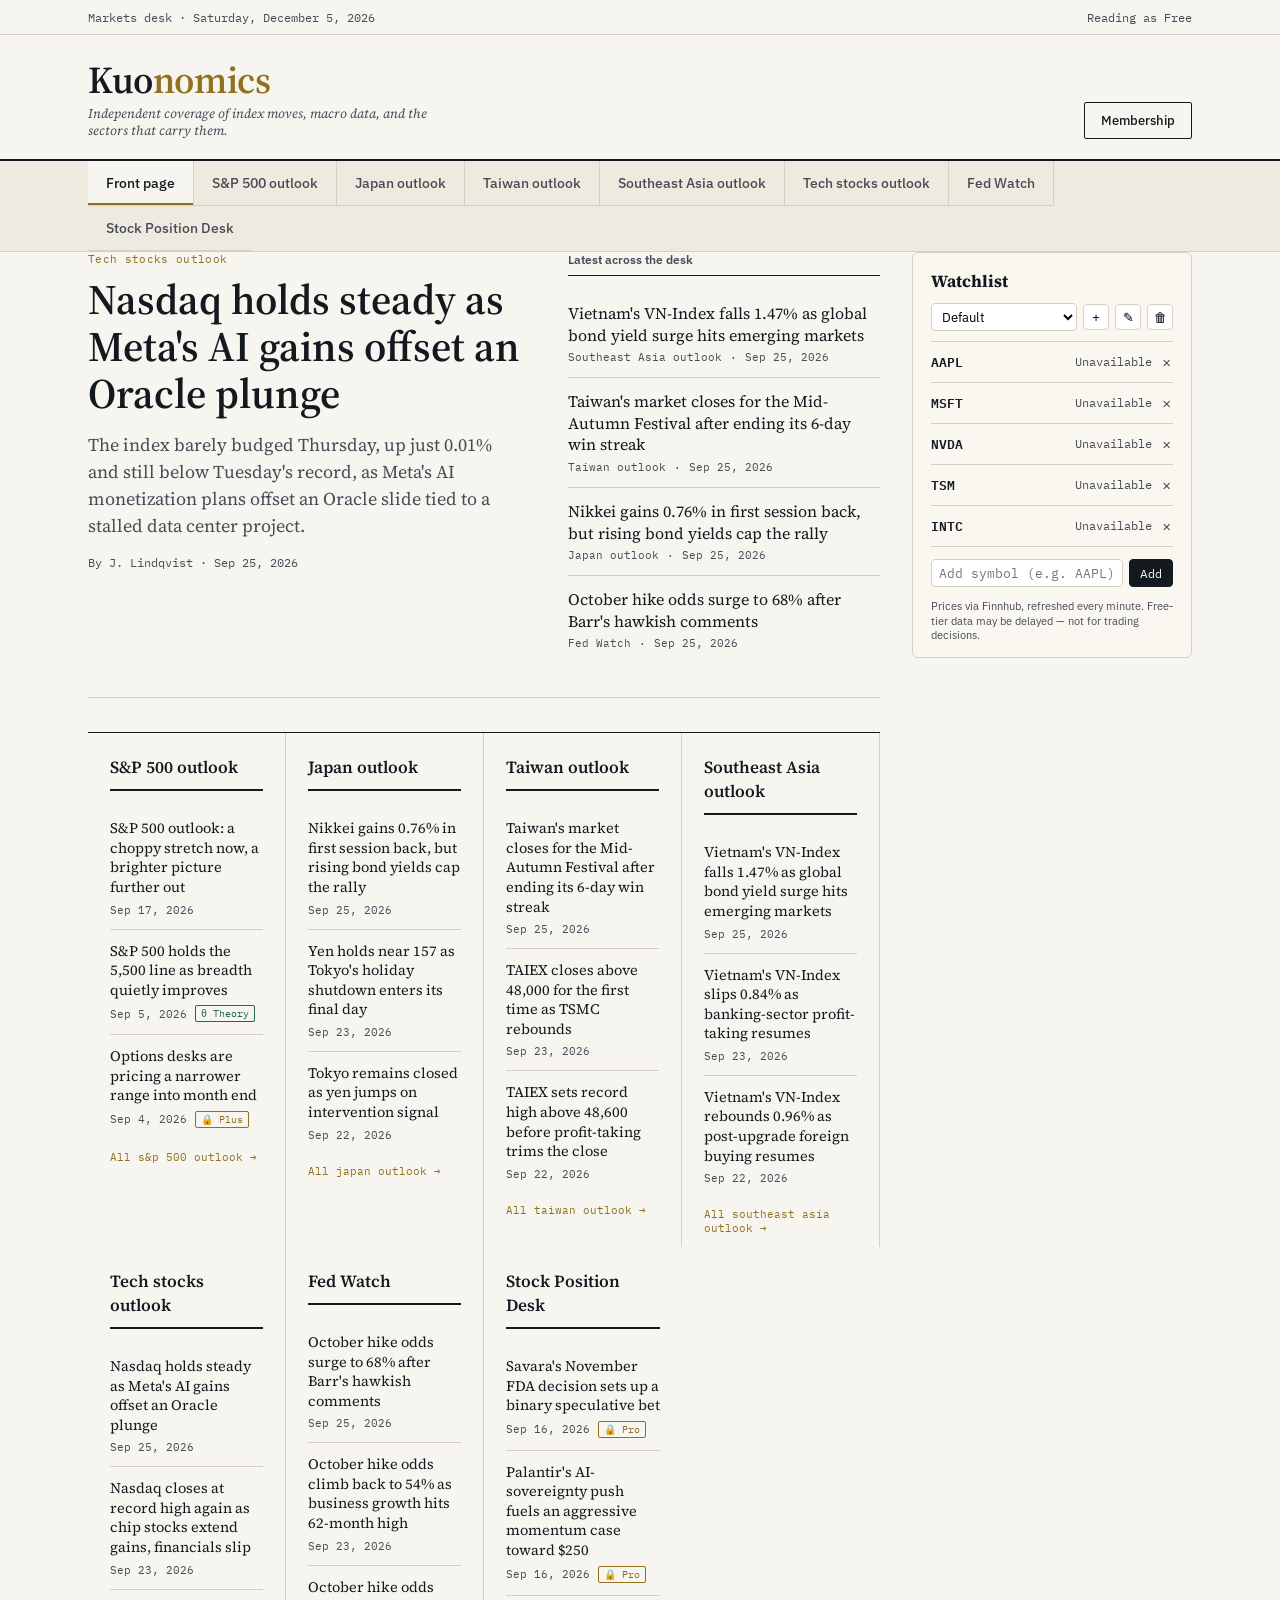
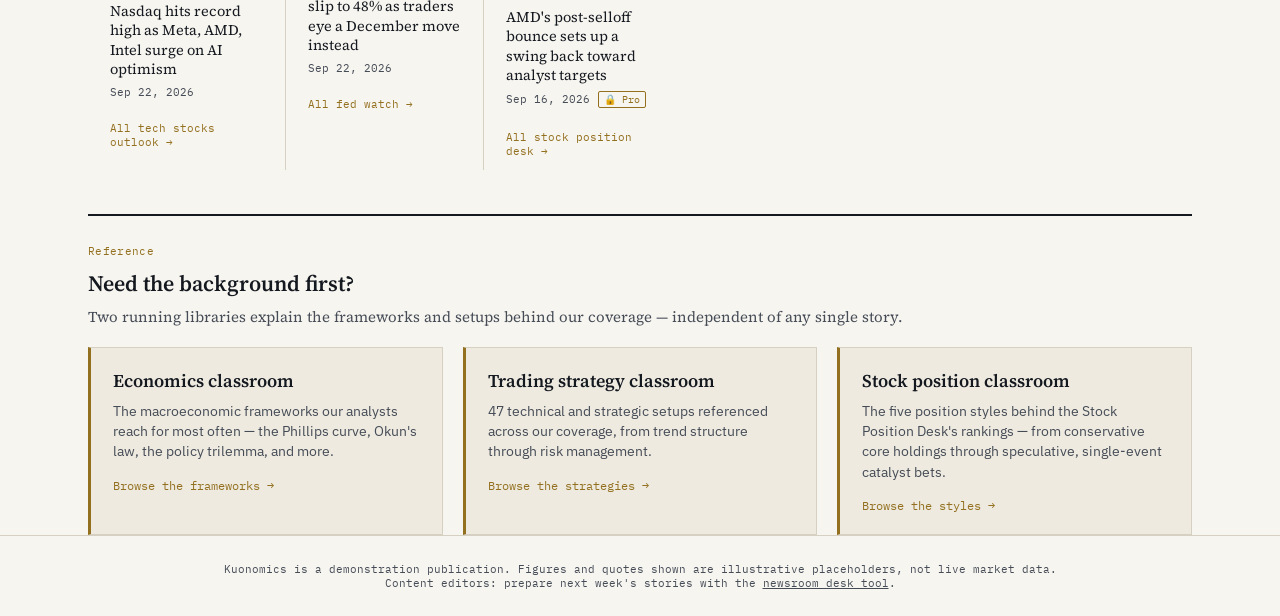
<file: index.html>
<!DOCTYPE html>
<html lang="en">
<head>
<meta charset="UTF-8">
<meta name="viewport" content="width=device-width, initial-scale=1.0">
<title>Kuonomics — Markets &amp; Macro</title>
<link rel="preconnect" href="https://fonts.googleapis.com">
<link href="https://fonts.googleapis.com/css2?family=Source+Serif+4:ital,opsz,wght@0,8..60,400;0,8..60,500;0,8..60,600;1,8..60,400&family=IBM+Plex+Sans:wght@400;500;600&family=IBM+Plex+Mono:wght@400;500&display=swap" rel="stylesheet">
<link rel="stylesheet" href="assets/css/styles.css">
</head>
<body>
<div class="topline">
  <div class="wrap">
    <span id="clockLine">Markets desk</span>
    <span id="memberLine">Reading as Free</span>
  </div>
</div>
<header class="masthead">
  <div class="wrap">
    <div>
      <div class="wordmark" onclick="goHome()">Kuo<span>nomics</span></div>
      <div class="tagline">Independent coverage of index moves, macro data, and the sectors that carry them.</div>
    </div>
    <div class="mast-actions">
      <button class="btn" onclick="goView('membership')">Membership</button>
    </div>
  </div>
</header>
<nav class="sections">
  <div class="wrap" id="sectionNav"></div>
</nav>
<main class="wrap" id="app"></main>
<footer>
  Kuonomics is a demonstration publication. Figures and quotes shown are illustrative placeholders, not live market data.
  <br>Content editors: prepare next week's stories with the <a href="admin/index.html">newsroom desk tool</a>.
</footer>
<script src="assets/js/config.js"></script>
<script src="assets/js/theories.js"></script>
<script src="assets/js/strategies.js"></script>
<script src="assets/js/position-styles.js"></script>
<script src="assets/js/content.js"></script>
<script src="assets/js/utils.js"></script>
<script src="assets/js/fed-history-data.js"></script>
<script src="assets/js/sp500-history-data.js"></script>
<script src="assets/js/market-history-data.js"></script>
<script src="assets/js/charts.js"></script>
<script src="assets/js/watchlist.js"></script>
<script src="assets/js/render.js"></script>
<script src="assets/js/app.js"></script>
</body>
</html>
</file>
<file: assets/css/styles.css>
:root{
    --ink:#14181F;
    --ink-soft:#454C56;
    --paper:#F7F5F0;
    --paper-dim:#EEEAE0;
    --rule:#D6D0C2;
    --gain:#1E6B45;
    --loss:#A93A2E;
    --gold:#93701F;
    --gold-fill:#F1E4C2;
    --font-serif:'Source Serif 4', Georgia, serif;
    --font-sans:'IBM Plex Sans', -apple-system, sans-serif;
    --font-mono:'IBM Plex Mono', monospace;
  }
  *{box-sizing:border-box;}
  html{scroll-behavior:smooth;}
  body{
    margin:0;
    background:var(--paper);
    color:var(--ink);
    font-family:var(--font-sans);
    -webkit-font-smoothing:antialiased;
  }
  a{color:inherit;}
  ::selection{background:var(--gold-fill); color:var(--ink);}
  @media (prefers-reduced-motion: reduce){
    *{animation-duration:0.001ms !important; transition-duration:0.001ms !important;}
  }

  .wrap{max-width:1160px; margin:0 auto; padding:0 28px;}

  /* ---- masthead ---- */
  .topline{
    border-bottom:1px solid var(--rule);
    font-family:var(--font-mono);
    font-size:12px;
    color:var(--ink-soft);
  }
  .topline .wrap{display:flex; justify-content:space-between; align-items:center; height:34px;}
  .masthead{
    border-bottom:2px solid var(--ink);
    padding:26px 0 20px;
  }
  .masthead .wrap{display:flex; justify-content:space-between; align-items:flex-end; gap:24px; flex-wrap:wrap;}
  .wordmark{
    font-family:var(--font-serif);
    font-weight:600;
    font-size:38px;
    letter-spacing:-0.01em;
    line-height:1;
    cursor:pointer;
  }
  .wordmark span{color:var(--gold);}
  .tagline{
    font-size:13px;
    color:var(--ink-soft);
    margin-top:6px;
    max-width:360px;
    font-style:italic;
    font-family:var(--font-serif);
  }
  .mast-actions{display:flex; gap:10px; align-items:center;}
  .btn{
    font-family:var(--font-sans);
    font-size:13px;
    font-weight:500;
    padding:9px 16px;
    border:1px solid var(--ink);
    background:transparent;
    color:var(--ink);
    cursor:pointer;
    border-radius:2px;
  }
  .btn:hover{background:var(--ink); color:var(--paper);}
  .btn.solid{background:var(--ink); color:var(--paper);}
  .btn.solid:hover{background:var(--ink-soft);}
  .btn.gold{border-color:var(--gold); color:var(--gold);}
  .btn.gold:hover{background:var(--gold); color:var(--paper);}
  .btn:focus-visible, a:focus-visible, select:focus-visible, input:focus-visible, textarea:focus-visible{
    outline:2px solid var(--gold); outline-offset:2px;
  }

  /* ---- nav ---- */
  nav.sections{
    border-bottom:1px solid var(--rule);
    background:var(--paper-dim);
  }
  nav.sections .wrap{display:flex; gap:0; flex-wrap:wrap;}
  nav.sections button{
    font-family:var(--font-sans);
    font-size:13.5px;
    font-weight:500;
    color:var(--ink-soft);
    background:none;
    border:none;
    border-right:1px solid var(--rule);
    border-bottom:1px solid var(--rule);
    padding:13px 18px;
    cursor:pointer;
    white-space:nowrap;
  }
  nav.sections button:last-child{border-right:none;}
  nav.sections button:hover{color:var(--ink); background:var(--paper);}
  nav.sections button.active{color:var(--ink); background:var(--paper); box-shadow:inset 0 -2px 0 var(--gold);}

  main{padding:36px 0 80px;}

  /* ---- hero ---- */
  .hero{
    display:grid;
    grid-template-columns:1.4fr 1fr;
    gap:44px;
    padding-bottom:34px;
    border-bottom:1px solid var(--rule);
    margin-bottom:34px;
  }
  .kicker{
    font-family:var(--font-mono);
    font-size:11px;
    letter-spacing:0.03em;
    color:var(--gold);
    margin-bottom:10px;
  }
  .hero h1{
    font-family:var(--font-serif);
    font-size:42px;
    line-height:1.12;
    font-weight:600;
    margin:0 0 14px;
    cursor:pointer;
  }
  .hero h1:hover{text-decoration:underline; text-decoration-color:var(--rule);}
  .dek{
    font-family:var(--font-serif);
    font-size:18px;
    line-height:1.5;
    color:var(--ink-soft);
    margin:0 0 16px;
    max-width:62ch;
  }
  .byline{
    font-family:var(--font-mono);
    font-size:11.5px;
    color:var(--ink-soft);
  }
  .side-list{display:flex; flex-direction:column;}
  .side-list h2{
    font-family:var(--font-sans);
    font-size:12px;
    font-weight:600;
    color:var(--ink-soft);
    margin:0 0 14px;
    padding-bottom:8px;
    border-bottom:1px solid var(--ink);
  }
  .side-item{
    padding:13px 0;
    border-bottom:1px solid var(--rule);
    cursor:pointer;
  }
  .side-item:last-child{border-bottom:none;}
  .side-item .headline{
    font-family:var(--font-serif);
    font-size:16px;
    line-height:1.35;
    margin:0 0 4px;
  }
  .side-item:hover .headline{text-decoration:underline; text-decoration-color:var(--rule);}
  .meta-row{display:flex; align-items:center; gap:8px; font-family:var(--font-mono); font-size:10.5px; color:var(--ink-soft);}

  .lock-tag{
    display:inline-flex; align-items:center; gap:4px;
    font-family:var(--font-mono); font-size:10px;
    color:var(--gold); border:1px solid var(--gold); border-radius:2px;
    padding:1px 5px;
  }

  /* ---- section grid ---- */
  .section-grid{
    display:grid;
    grid-template-columns:repeat(4, 1fr);
    gap:0;
    border-top:1px solid var(--ink);
  }
  .section-col{
    padding:22px 22px 8px;
    border-right:1px solid var(--rule);
  }
  .section-col:last-child{border-right:none;}
  .section-col h3{
    font-family:var(--font-serif);
    font-size:17px;
    font-weight:600;
    margin:0 0 16px;
    padding-bottom:10px;
    border-bottom:2px solid var(--ink);
    cursor:pointer;
  }
  .section-col h3:hover{color:var(--gold);}
  .col-item{padding:12px 0; border-bottom:1px solid var(--rule); cursor:pointer;}
  .col-item:last-of-type{border-bottom:none;}
  .col-item .headline{font-family:var(--font-serif); font-size:14.5px; line-height:1.35; margin:0 0 5px;}
  .col-item:hover .headline{text-decoration:underline; text-decoration-color:var(--rule);}
  .empty-note{font-size:12.5px; color:var(--ink-soft); font-style:italic; padding:6px 0 14px;}
  .see-all{
    font-family:var(--font-mono); font-size:11px; color:var(--gold);
    background:none; border:none; cursor:pointer; padding:10px 0 4px; text-align:left;
  }

  /* ---- article view ---- */
  .article-view{max-width:700px; margin:0 auto;}
  .back-link{
    font-family:var(--font-mono); font-size:12px; color:var(--ink-soft);
    background:none; border:none; cursor:pointer; padding:0 0 22px; display:block;
  }
  .back-link:hover{color:var(--ink);}
  .article-view h1{
    font-family:var(--font-serif); font-size:36px; line-height:1.18; font-weight:600; margin:0 0 14px;
  }
  .article-view .dek{font-size:19px; margin-bottom:18px;}
  .article-view .byline{padding-bottom:20px; border-bottom:1px solid var(--rule); margin-bottom:26px;}
  .article-body{
    font-family:var(--font-serif); font-size:17px; line-height:1.7; color:var(--ink);
  }
  .article-body p{margin:0 0 18px;}
  .paywall{
    margin-top:20px; padding:28px 26px; background:var(--paper-dim);
    border:1px solid var(--rule); border-left:3px solid var(--gold);
  }
  .paywall h4{font-family:var(--font-serif); font-size:19px; margin:0 0 8px;}
  .paywall p{font-size:14px; color:var(--ink-soft); margin:0 0 16px; line-height:1.5;}

  .theory-tag{
    display:inline-flex; align-items:center; gap:4px;
    font-family:var(--font-mono); font-size:10px;
    color:var(--gain); border:1px solid var(--gain); border-radius:2px;
    padding:1px 5px;
  }
  .theory-block{margin-top:28px; padding-top:24px; border-top:1px dashed var(--rule);}
  .theory-toggle{
    display:flex; align-items:center; gap:10px;
    font-family:var(--font-sans); font-size:13.5px; font-weight:500;
    background:var(--paper-dim); border:1px solid var(--ink); color:var(--ink);
    padding:12px 16px; cursor:pointer; width:100%; text-align:left; border-radius:2px;
  }
  .theory-toggle:hover{background:var(--gold-fill);}
  .theory-toggle .caret{margin-left:auto; font-family:var(--font-mono); font-size:12px; color:var(--ink-soft);}
  .theory-toggle .label-name{color:var(--gold); font-family:var(--font-serif); font-style:italic;}
  .theory-panel{
    border:1px solid var(--ink); border-top:none; padding:22px 22px 24px;
    background:var(--paper);
  }
  .theory-panel .eyebrow{font-family:var(--font-mono); font-size:10.5px; color:var(--gold); margin:0 0 6px;}
  .theory-panel h4{font-family:var(--font-serif); font-size:20px; margin:0 0 14px;}
  .theory-panel .theory-body{font-family:var(--font-serif); font-size:15.5px; line-height:1.65; color:var(--ink);}
  .theory-panel .theory-body p{margin:0 0 14px;}
  .theory-panel .theory-body p:last-child{margin-bottom:0;}
  .theory-graph{background:var(--paper-dim); border:1px solid var(--rule); padding:12px 12px 4px; margin:2px 0 4px;}
  .theory-graph svg{width:100%; height:auto; display:block; max-width:440px; margin:0 auto;}
  .theory-caption{font-family:var(--font-mono); font-size:11px; color:var(--ink-soft); margin:8px 0 18px; line-height:1.5;}

  /* ---- economics classroom ---- */
  .classroom-category{
    font-family:var(--font-sans);
    font-size:13px;
    font-weight:600;
    letter-spacing:0.03em;
    text-transform:uppercase;
    color:var(--ink-soft);
    margin:36px 0 14px;
    padding-bottom:8px;
    border-bottom:2px solid var(--ink);
  }
  .classroom-category:first-child{margin-top:0;}
  .classroom-list{max-width:960px;}
  .classroom-row{
    display:flex;
    align-items:flex-start;
    gap:28px;
    border-top:1px dashed var(--rule);
    padding-top:22px;
    margin-top:22px;
  }
  .classroom-row:first-child{border-top:none; padding-top:0; margin-top:0;}
  .classroom-row .classroom-item.theory-block{
    flex:1;
    min-width:0;
    margin-top:0;
    padding-top:0;
    border-top:none;
  }
  .classroom-apps{
    width:220px;
    flex-shrink:0;
    padding-top:2px;
  }
  .classroom-apps .apps-label{
    font-family:var(--font-mono);
    font-size:10.5px;
    letter-spacing:0.03em;
    text-transform:uppercase;
    color:var(--gold);
    margin:0 0 8px;
  }
  .classroom-apps ul{
    margin:0;
    padding-left:16px;
    font-family:var(--font-sans);
    font-size:13px;
    color:var(--ink-soft);
    line-height:1.5;
  }
  .classroom-apps li{margin-bottom:4px;}
  .classroom-apps li:last-child{margin-bottom:0;}
  @media (max-width:720px){
    .classroom-row{flex-direction:column; gap:14px;}
    .classroom-apps{width:100%;}
  }

  /* ---- classroom promo (bottom of front page) ---- */
  .classroom-promo{
    border-top:2px solid var(--ink);
    margin-top:44px;
    padding-top:28px;
  }
  .classroom-promo-head{margin-bottom:20px;}
  .classroom-promo-head h3{font-family:var(--font-serif); font-size:22px; font-weight:600; margin:0 0 8px;}
  .classroom-promo-head p{font-family:var(--font-serif); font-size:15px; color:var(--ink-soft); max-width:none; margin:0;}
  .classroom-promo-cards{display:grid; grid-template-columns:1fr 1fr 1fr; gap:20px;}
  .classroom-promo-card{
    border:1px solid var(--rule); border-left:3px solid var(--gold);
    background:var(--paper-dim); padding:20px 22px; cursor:pointer;
  }
  .classroom-promo-card:hover{background:var(--gold-fill);}
  .classroom-promo-card h4{font-family:var(--font-serif); font-size:18px; font-weight:600; margin:0 0 8px;}
  .classroom-promo-card p{font-family:var(--font-sans); font-size:13.5px; color:var(--ink-soft); line-height:1.5; margin:0 0 12px;}
  .classroom-promo-link{font-family:var(--font-mono); font-size:11.5px; color:var(--gold);}
  @media (max-width:960px){
    .classroom-promo-cards{grid-template-columns:1fr 1fr;}
  }
  @media (max-width:720px){
    .classroom-promo-cards{grid-template-columns:1fr;}
  }

  /* ---- membership ---- */
  .membership{border-top:2px solid var(--ink); margin-top:56px; padding-top:40px;}
  .membership .section-head{margin-bottom:28px;}
  .section-head .kicker{margin-bottom:6px;}
  .section-head h2{font-family:var(--font-serif); font-size:30px; font-weight:600; margin:0 0 8px;}
  .section-head p{font-family:var(--font-serif); font-size:16px; color:var(--ink-soft); max-width:60ch; margin:0;}
  .classroom-head p{max-width:960px;}

  .ledger{border:1px solid var(--ink); border-collapse:collapse; width:100%; margin-top:8px;}
  .ledger th, .ledger td{border:1px solid var(--rule); padding:14px 18px; text-align:left; vertical-align:top;}
  .ledger thead th{
    border-top:none; border-bottom:2px solid var(--ink); background:var(--paper-dim);
    font-family:var(--font-sans); font-size:13px;
  }
  .tier-name{font-family:var(--font-serif); font-size:20px; font-weight:600; margin:0 0 4px;}
  .tier-price{font-family:var(--font-mono); font-size:22px; color:var(--gold); margin:0 0 2px;}
  .tier-price small{font-size:12px; color:var(--ink-soft); font-family:var(--font-sans);}
  .ledger td.feat{font-family:var(--font-sans); font-size:13.5px; color:var(--ink-soft); white-space:nowrap;}
  .ledger td.check{font-family:var(--font-mono); font-size:14px; text-align:center;}
  .yes{color:var(--gain);}
  .no{color:var(--rule);}
  .tier-cta{margin-top:6px;}
  .current-badge{
    display:inline-block; font-family:var(--font-mono); font-size:10.5px;
    color:var(--gain); border:1px solid var(--gain); border-radius:2px; padding:2px 6px; margin-top:8px;
  }

  /* ---- admin ---- */
  .admin-toggle-row{border-top:1px solid var(--rule); margin-top:60px; padding:22px 0; text-align:center;}
  .admin-toggle-row button{
    font-family:var(--font-mono); font-size:12px; color:var(--ink-soft);
    background:none; border:none; cursor:pointer;
  }
  .admin-toggle-row button:hover{color:var(--ink);}

  .newsroom{
    border-top:2px solid var(--ink); border-bottom:2px solid var(--ink);
    background:var(--paper-dim); margin-top:0; padding:34px 0 44px;
  }
  .newsroom h2{font-family:var(--font-serif); font-size:24px; margin:0 0 4px;}
  .newsroom .sub{font-size:13px; color:var(--ink-soft); margin:0 0 26px;}
  .desk-grid{display:grid; grid-template-columns:1fr 1fr; gap:36px; align-items:start;}
  .field{margin-bottom:16px;}
  .field label{display:block; font-family:var(--font-mono); font-size:11px; color:var(--ink-soft); margin-bottom:6px;}
  .field input, .field select, .field textarea{
    width:100%; font-family:var(--font-sans); font-size:14px; padding:9px 10px;
    border:1px solid var(--ink); background:var(--paper); color:var(--ink); border-radius:2px;
  }
  .field textarea{resize:vertical; font-family:var(--font-serif); font-size:15px; line-height:1.5;}
  .field-row{display:flex; gap:14px;}
  .field-row .field{flex:1;}
  .desk-list{}
  .desk-list h3{font-family:var(--font-sans); font-size:13px; margin:0 0 12px; color:var(--ink-soft);}
  .desk-row{
    display:flex; justify-content:space-between; align-items:flex-start; gap:12px;
    padding:11px 0; border-bottom:1px solid var(--rule);
  }
  .desk-row .info{font-size:13.5px;}
  .desk-row .info .h{font-family:var(--font-serif); font-size:15px; margin:0 0 3px;}
  .desk-row .info .m{font-family:var(--font-mono); font-size:10.5px; color:var(--ink-soft);}
  .desk-row .actions{display:flex; gap:6px; flex-shrink:0;}
  .mini-btn{
    font-family:var(--font-mono); font-size:10.5px; background:none; cursor:pointer;
    border:1px solid var(--ink-soft); color:var(--ink-soft); padding:4px 8px; border-radius:2px;
  }
  .mini-btn:hover{border-color:var(--ink); color:var(--ink);}
  .mini-btn.danger:hover{border-color:var(--loss); color:var(--loss);}
  .form-msg{font-family:var(--font-mono); font-size:11.5px; color:var(--gain); min-height:16px; margin-top:2px;}

  footer{border-top:1px solid var(--rule); padding:26px 0; font-family:var(--font-mono); font-size:11px; color:var(--ink-soft); text-align:center;}

  @media (max-width:880px){
    .hero{grid-template-columns:1fr;}
    .section-grid{grid-template-columns:1fr 1fr;}
    .section-col{border-bottom:1px solid var(--rule);}
    .desk-grid{grid-template-columns:1fr;}
    .ledger{font-size:13px;}
  }
  @media (max-width:560px){
    .section-grid{grid-template-columns:1fr;}
    .wordmark{font-size:30px;}
    .hero h1{font-size:30px;}
    .field-row{flex-direction:column;}
    .ledger td.feat{white-space:normal;}
  }
/* Watchlist panel — append to assets/css/styles.css */

.home-layout {
  display: flex;
  gap: 32px;
  align-items: flex-start;
}

.home-main {
  flex: 1;
  min-width: 0; /* prevents flex children from overflowing on long content */
}

.watchlist-panel {
  width: 280px;
  flex-shrink: 0;
  border: 1px solid var(--rule, #e3ddd2);
  border-radius: 6px;
  background: var(--panel-bg, #faf7f0);
  padding: 16px 18px 14px;
  position: sticky;
  top: 20px;
}

@media (max-width: 900px) {
  .home-layout {
    flex-direction: column;
  }
  .watchlist-panel {
    width: 100%;
    position: static;
  }
}

.watchlist-header h3 {
  font-family: var(--font-serif, serif);
  font-size: 17px;
  margin: 0 0 10px;
}

.watchlist-controls {
  display: flex;
  align-items: center;
  gap: 6px;
  margin-bottom: 10px;
}

.watchlist-controls select {
  flex: 1;
  min-width: 0;
  font-family: var(--font-sans, sans-serif);
  font-size: 12.5px;
  padding: 4px 6px;
  border: 1px solid var(--rule, #e3ddd2);
  border-radius: 4px;
  background: #fff;
}

.watchlist-icon-btn {
  font-size: 13px;
  width: 26px;
  height: 26px;
  border: 1px solid var(--rule, #e3ddd2);
  border-radius: 4px;
  background: #fff;
  cursor: pointer;
  flex-shrink: 0;
}

.watchlist-icon-btn:hover {
  background: var(--rule, #e3ddd2);
}

.watchlist-rows {
  border-top: 1px solid var(--rule, #e3ddd2);
}

.watchlist-row {
  display: flex;
  align-items: center;
  justify-content: space-between;
  gap: 8px;
  padding: 9px 0;
  border-bottom: 1px solid var(--rule, #e3ddd2);
}

.watchlist-symbol {
  font-family: var(--font-mono, monospace);
  font-size: 13px;
  font-weight: 600;
  flex-shrink: 0;
}

.watchlist-quote {
  flex: 1;
  text-align: right;
  font-family: var(--font-mono, monospace);
  font-size: 12px;
  display: flex;
  flex-direction: column;
  align-items: flex-end;
  line-height: 1.3;
}

.watchlist-price {
  color: var(--ink, #2b2b28);
}

.watchlist-change {
  font-size: 11px;
}

.watchlist-change.up { color: #2f6b4f; }
.watchlist-change.down { color: #a8412f; }
.watchlist-change.flat { color: var(--ink-soft, #7a7264); }

.watchlist-loading,
.watchlist-error {
  font-size: 11.5px;
  color: var(--ink-soft, #7a7264);
}

.watchlist-remove {
  border: none;
  background: none;
  color: var(--ink-soft, #9a917f);
  cursor: pointer;
  font-size: 15px;
  line-height: 1;
  padding: 0 2px;
  flex-shrink: 0;
}

.watchlist-remove:hover {
  color: #a8412f;
}

.watchlist-empty {
  padding: 14px 0;
  font-size: 12.5px;
  color: var(--ink-soft, #7a7264);
  font-style: italic;
}

.watchlist-add {
  display: flex;
  gap: 6px;
  margin-top: 12px;
}

.watchlist-add input {
  flex: 1;
  min-width: 0;
  font-family: var(--font-mono, monospace);
  font-size: 12.5px;
  padding: 5px 7px;
  border: 1px solid var(--rule, #e3ddd2);
  border-radius: 4px;
}

.watchlist-add button {
  font-family: var(--font-sans, sans-serif);
  font-size: 12px;
  padding: 5px 10px;
  border: 1px solid var(--ink, #2b2b28);
  border-radius: 4px;
  background: var(--ink, #2b2b28);
  color: #fff;
  cursor: pointer;
}

.watchlist-disclaimer {
  margin: 12px 0 0;
  font-size: 10.5px;
  color: var(--ink-soft, #9a917f);
  line-height: 1.4;
}

/* ---- Stock Position Desk ---- */
/* One badge color per position style — conservative/income read as
   low-risk (green), swing as moderate (gold), momentum as elevated
   risk (outlined red), catalyst as the highest, binary risk (filled
   red) — same green/gold/red convention the rest of the site uses. */
.style-tag{
  display:inline-flex; align-items:center; gap:4px;
  font-family:var(--font-mono); font-size:10px;
  border-radius:2px; padding:1px 5px; white-space:nowrap;
}
.style-tag.style-core{ color:var(--gain); border:1px solid var(--gain); }
.style-tag.style-income{ color:var(--gain); border:1px solid var(--gain); }
.style-tag.style-swing{ color:var(--gold); border:1px solid var(--gold); }
.style-tag.style-momentum{ color:var(--loss); border:1px solid var(--loss); }
.style-tag.style-catalyst{ color:var(--paper); background:var(--loss); border:1px solid var(--loss); }

.position-disclaimer{
  margin:0 0 20px; font-size:11px; color:var(--ink-soft); line-height:1.5;
}

/* Weekly rankings grid — five cards, one per position style, each a
   simple ranked table the site owner fills in from their own
   analysis (state.rankings). */
.ranking-grid{
  display:grid; grid-template-columns:repeat(auto-fit, minmax(210px, 1fr));
  gap:16px; margin-bottom:8px;
}
.ranking-card{
  border:1px solid var(--rule); border-left:3px solid var(--gold);
  background:var(--paper-dim); padding:16px 16px 10px;
}
.ranking-card-head{
  display:flex; flex-direction:column; align-items:flex-start; gap:6px;
  margin-bottom:12px; padding-bottom:10px; border-bottom:1px solid var(--rule);
}
.ranking-meta{ font-family:var(--font-mono); font-size:10px; color:var(--ink-soft); }
.ranking-table{ width:100%; border-collapse:collapse; }
.ranking-table td{
  font-family:var(--font-sans); font-size:13px; color:var(--ink);
  padding:7px 4px; vertical-align:top; border-bottom:1px solid var(--rule);
}
.ranking-table tr:last-child td{ border-bottom:none; }
.rank-num{
  font-family:var(--font-mono); font-size:12px; color:var(--ink-soft);
  width:20px;
}
.rank-ticker{ font-family:var(--font-mono); font-weight:600; white-space:nowrap; }
.rank-company{ color:var(--ink-soft); }
.rank-note{ display:block; font-size:11.5px; color:var(--ink-soft); font-style:italic; margin-top:2px; }
</file>
